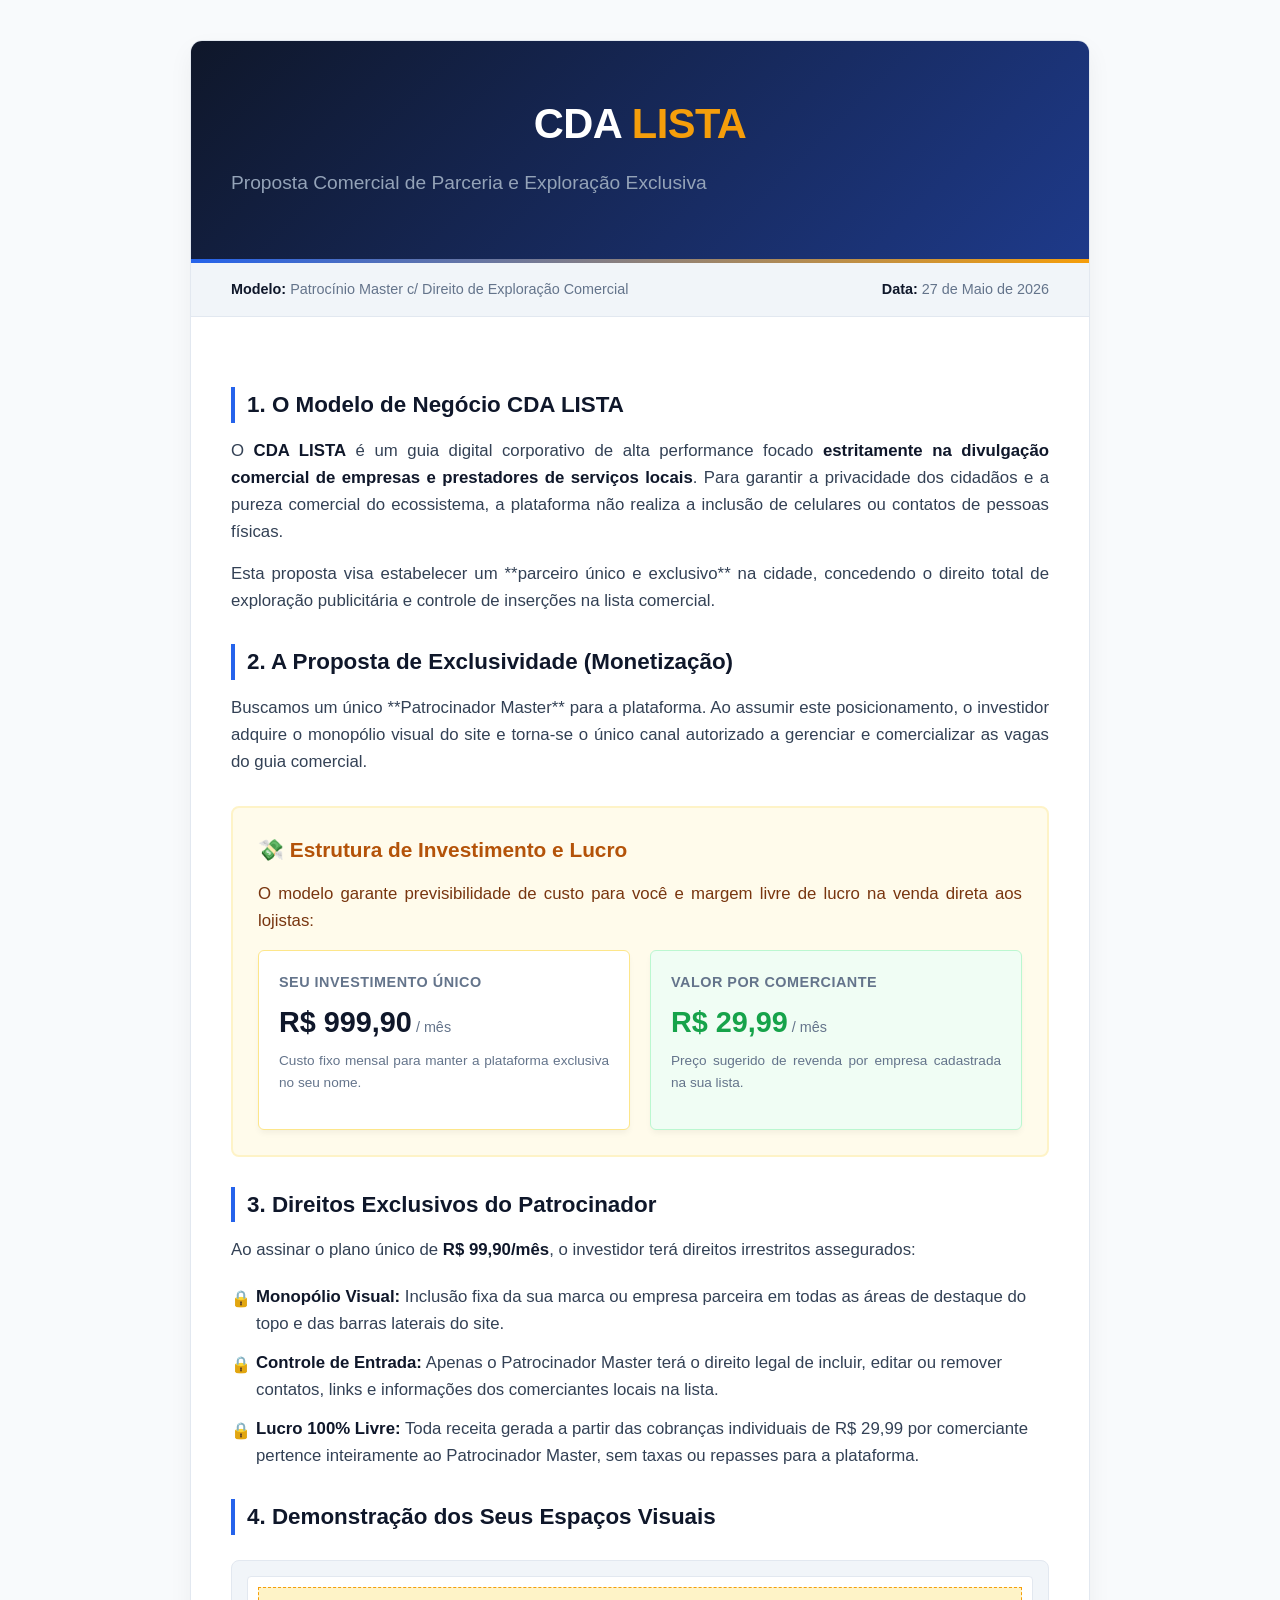
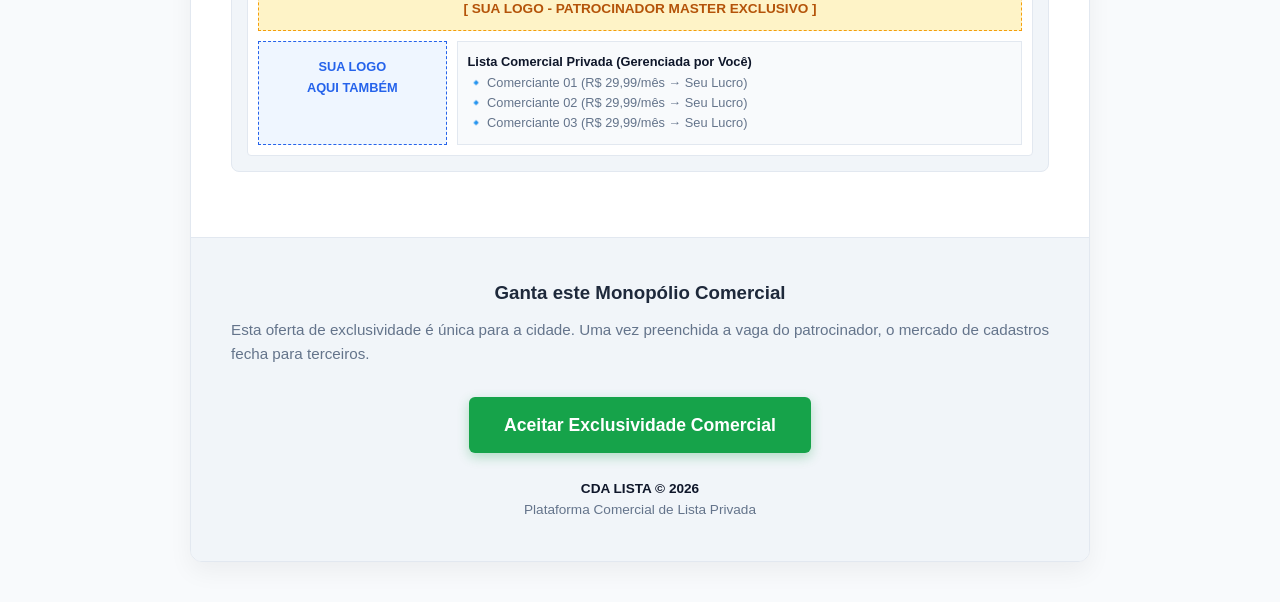
<file: comercial.html>
<!DOCTYPE html>
<html lang="pt-BR">
<head>
    <meta charset="UTF-8">
    <meta name="viewport" content="width=device-width, initial-scale=1.0">
    <title>CDA LISTA - Proposta de Parceria Comercial Exclusiva</title>
    <style>
        :root {
            --primary-color: #0f172a; /* Slate 900 */
            --secondary-color: #2563eb; /* Blue 600 */
            --accent-color: #f59e0b; /* Amber 500 */
            --text-dark: #1e293b; /* Slate 800 */
            --text-light: #64748b; /* Slate 500 */
            --bg-light: #f8fafc; /* Slate 50 */
            --white: #ffffff;
            --border-color: #e2e8f0; /* Slate 200 */
            --green-success: #16a34a;
        }

        * {
            box-sizing: border-box;
            margin: 0;
            padding: 0;
        }

        body {
            font-family: 'Segoe UI', Tahoma, Geneva, Verdana, sans-serif;
            background-color: var(--bg-light);
            color: var(--text-dark);
            line-height: 1.6;
            padding: 40px 20px;
        }

        .container {
            max-width: 900px;
            margin: 0 auto;
            background: var(--white);
            border-radius: 12px;
            box-shadow: 0 10px 25px rgba(0,0,0,0.05);
            overflow: hidden;
            border: 1px solid var(--border-color);
        }

        /* Header */
        .header-banner {
            background: linear-gradient(135deg, var(--primary-color) 0%, #1e3a8a 100%);
            color: var(--white);
            padding: 50px 40px;
            text-align: center;
            position: relative;
        }

        .header-banner::after {
            content: '';
            position: absolute;
            bottom: 0;
            left: 0;
            right: 0;
            height: 4px;
            background: linear-gradient(90deg, var(--secondary-color), var(--accent-color));
        }

        .header-banner h1 {
            font-size: 2.6rem;
            font-weight: 800;
            letter-spacing: -0.5px;
            margin-bottom: 10px;
        }

        .header-banner h1 span {
            color: var(--accent-color);
        }

        .header-banner p {
            font-size: 1.2rem;
            color: #94a3b8;
            font-weight: 400;
        }

        .meta-info {
            display: flex;
            justify-content: space-between;
            background: #f1f5f9;
            padding: 15px 40px;
            border-bottom: 1px solid var(--border-color);
            font-size: 0.9rem;
            color: var(--text-light);
        }

        .content {
            padding: 40px;
        }

        h2 {
            font-size: 1.4rem;
            color: var(--primary-color);
            margin-top: 30px;
            margin-bottom: 15px;
            padding-left: 12px;
            border-left: 4px solid var(--secondary-color);
        }

        p {
            margin-bottom: 15px;
            color: #334155;
            font-size: 1.05rem;
            text-align: justify;
        }

        strong {
            color: var(--primary-color);
        }

        /* Box de Destaque Comercial do Investidor */
        .deal-box {
            background: #fffbeb;
            border: 2px solid #fef3c7;
            border-radius: 8px;
            padding: 25px;
            margin: 30px 0;
        }

        .deal-title {
            font-size: 1.3rem;
            color: #b45309;
            font-weight: bold;
            margin-bottom: 15px;
            display: flex;
            align-items: center;
            gap: 10px;
        }

        .deal-grid {
            display: flex;
            gap: 20px;
            margin-top: 15px;
        }

        .deal-card {
            flex: 1;
            background: var(--white);
            border: 1px solid #fde68a;
            padding: 20px;
            border-radius: 6px;
            box-shadow: 0 4px 6px -1px rgba(0, 0, 0, 0.05);
        }

        .deal-card h4 {
            font-size: 0.9rem;
            text-transform: uppercase;
            color: var(--text-light);
            margin-bottom: 5px;
            letter-spacing: 0.5px;
        }

        .deal-card .price {
            font-size: 1.8rem;
            font-weight: 800;
            color: var(--primary-color);
        }

        .deal-card .price span {
            font-size: 0.9rem;
            font-weight: normal;
            color: var(--text-light);
        }

        /* Lista de Direitos Exclusivos */
        .rights-list {
            list-style: none;
            margin: 20px 0;
        }

        .rights-list li {
            margin-bottom: 12px;
            padding-left: 25px;
            position: relative;
            font-size: 1.05rem;
            color: #334155;
        }

        .rights-list li::before {
            content: "🔒";
            position: absolute;
            left: 0;
            top: 2px;
            font-size: 1rem;
        }

        /* Layout Preview Simples */
        .layout-preview {
            background: #f1f5f9;
            border: 1px solid var(--border-color);
            border-radius: 8px;
            padding: 15px;
            margin: 25px 0;
        }

        .mock-site {
            background: var(--white);
            border: 1px solid var(--border-color);
            border-radius: 4px;
            padding: 10px;
        }

        .mock-top {
            background: #fef3c7;
            border: 1px dashed var(--accent-color);
            color: #b45309;
            padding: 10px;
            text-align: center;
            font-weight: bold;
            font-size: 0.85rem;
            margin-bottom: 10px;
        }

        .mock-body {
            display: flex;
            gap: 10px;
        }

        .mock-side {
            width: 25%;
            background: #eff6ff;
            border: 1px dashed var(--secondary-color);
            color: var(--secondary-color);
            padding: 15px 5px;
            text-align: center;
            font-weight: bold;
            font-size: 0.8rem;
        }

        .mock-main {
            width: 75%;
            background: #f8fafc;
            border: 1px solid var(--border-color);
            padding: 10px;
            font-size: 0.8rem;
            color: var(--text-light);
        }

        /* CTA */
        .footer-cta {
            background: #f1f5f9;
            padding: 40px;
            text-align: center;
            border-top: 1px solid var(--border-color);
        }

        .btn-whatsapp {
            display: inline-block;
            background: var(--green-success);
            color: var(--white);
            text-decoration: none;
            padding: 14px 35px;
            font-weight: bold;
            border-radius: 6px;
            margin-top: 15px;
            box-shadow: 0 4px 12px rgba(22, 163, 74, 0.3);
            font-size: 1.1rem;
        }

        .footer-info {
            margin-top: 25px;
            font-size: 0.85rem;
            color: var(--text-light);
        }
    </style>
</head>
<body>

<div class="container">
    <div class="header-banner">
        <h1>CDA <span>LISTA</span></h1>
        <p>Proposta Comercial de Parceria e Exploração Exclusiva</p>
    </div>

    <div class="meta-info">
        <div><strong>Modelo:</strong> Patrocínio Master c/ Direito de Exploração Comercial</div>
        <div><strong>Data:</strong> 27 de Maio de 2026</div>
    </div>

    <div class="content">
        <h2>1. O Modelo de Negócio CDA LISTA</h2>
        <p>O <strong>CDA LISTA</strong> é um guia digital corporativo de alta performance focado <strong>estritamente na divulgação comercial de empresas e prestadores de serviços locais</strong>. Para garantir a privacidade dos cidadãos e a pureza comercial do ecossistema, a plataforma não realiza a inclusão de celulares ou contatos de pessoas físicas.</p>
        <p>Esta proposta visa estabelecer um **parceiro único e exclusivo** na cidade, concedendo o direito total de exploração publicitária e controle de inserções na lista comercial.</p>

        <h2>2. A Proposta de Exclusividade (Monetização)</h2>
        <p>Buscamos um único **Patrocinador Master** para a plataforma. Ao assumir este posicionamento, o investidor adquire o monopólio visual do site e torna-se o único canal autorizado a gerenciar e comercializar as vagas do guia comercial.</p>

        <!-- Box de Valores Comerciais -->
        <div class="deal-box">
            <div class="deal-title">💸 Estrutura de Investimento e Lucro</div>
            <p style="margin-bottom: 15px; color: #78350f;">O modelo garante previsibilidade de custo para você e margem livre de lucro na venda direta aos lojistas:</p>
            
            <div class="deal-grid">
                <div class="deal-card">
                    <h4>Seu Investimento Único</h4>
                    <div class="price">R$ 999,90<span> / mês</span></div>
                    <p style="font-size: 0.85rem; margin-top: 5px; color: var(--text-light);">Custo fixo mensal para manter a plataforma exclusiva no seu nome.</p>
                </div>
                <div class="deal-card" style="border-color: #bbf7d0; background: #f0fdf4;">
                    <h4>Valor por Comerciante</h4>
                    <div class="price" style="color: var(--green-success);">R$ 29,99<span> / mês</span></div>
                    <p style="font-size: 0.85rem; margin-top: 5px; color: var(--text-light);">Preço sugerido de revenda por empresa cadastrada na sua lista.</p>
                </div>
            </div>
        </div>

        <h2>3. Direitos Exclusivos do Patrocinador</h2>
        <p>Ao assinar o plano único de <strong>R$ 99,90/mês</strong>, o investidor terá direitos irrestritos assegurados:</p>
        <ul class="rights-list">
            <li><strong>Monopólio Visual:</strong> Inclusão fixa da sua marca ou empresa parceira em todas as áreas de destaque do topo e das barras laterais do site.</li>
            <li><strong>Controle de Entrada:</strong> Apenas o Patrocinador Master terá o direito legal de incluir, editar ou remover contatos, links e informações dos comerciantes locais na lista.</li>
            <li><strong>Lucro 100% Livre:</strong> Toda receita gerada a partir das cobranças individuais de R$ 29,99 por comerciante pertence inteiramente ao Patrocinador Master, sem taxas ou repasses para a plataforma.</li>
        </ul>

        <h2>4. Demonstração dos Seus Espaços Visuais</h2>
        <div class="layout-preview">
            <div class="mock-site">
                <!-- Banner de Topo -->
                <div class="mock-top">
                    [ SUA LOGO - PATROCINADOR MASTER EXCLUSIVO ]
                </div>
                
                <div class="mock-body">
                    <!-- Banner Lateral -->
                    <div class="mock-side">
                        SUA LOGO<br>AQUI TAMBÉM
                    </div>
                    
                    <!-- Lista de Empresas -->
                    <div class="mock-main">
                        <strong>Lista Comercial Privada (Gerenciada por Você)</strong><br>
                        🔹 Comerciante 01 (R$ 29,99/mês &rarr; Seu Lucro)<br>
                        🔹 Comerciante 02 (R$ 29,99/mês &rarr; Seu Lucro)<br>
                        🔹 Comerciante 03 (R$ 29,99/mês &rarr; Seu Lucro)
                    </div>
                </div>
            </div>
        </div>

    </div>

    <!-- Footer / CTA -->
    <div class="footer-cta">
        <h3>Ganta este Monopólio Comercial</h3>
        <p style="margin-top: 10px; font-size: 0.95rem; color: var(--text-light);">Esta oferta de exclusividade é única para a cidade. Uma vez preenchida a vaga do patrocinador, o mercado de cadastros fecha para terceiros.</p>
        
        <a href="#" class="btn-whatsapp">Aceitar Exclusividade Comercial</a>

        <div class="footer-info">
            <strong>CDA LISTA &copy; 2026</strong><br>
            Plataforma Comercial de Lista Privada
        </div>
    </div>
</div>

</body>
</html>
</file>
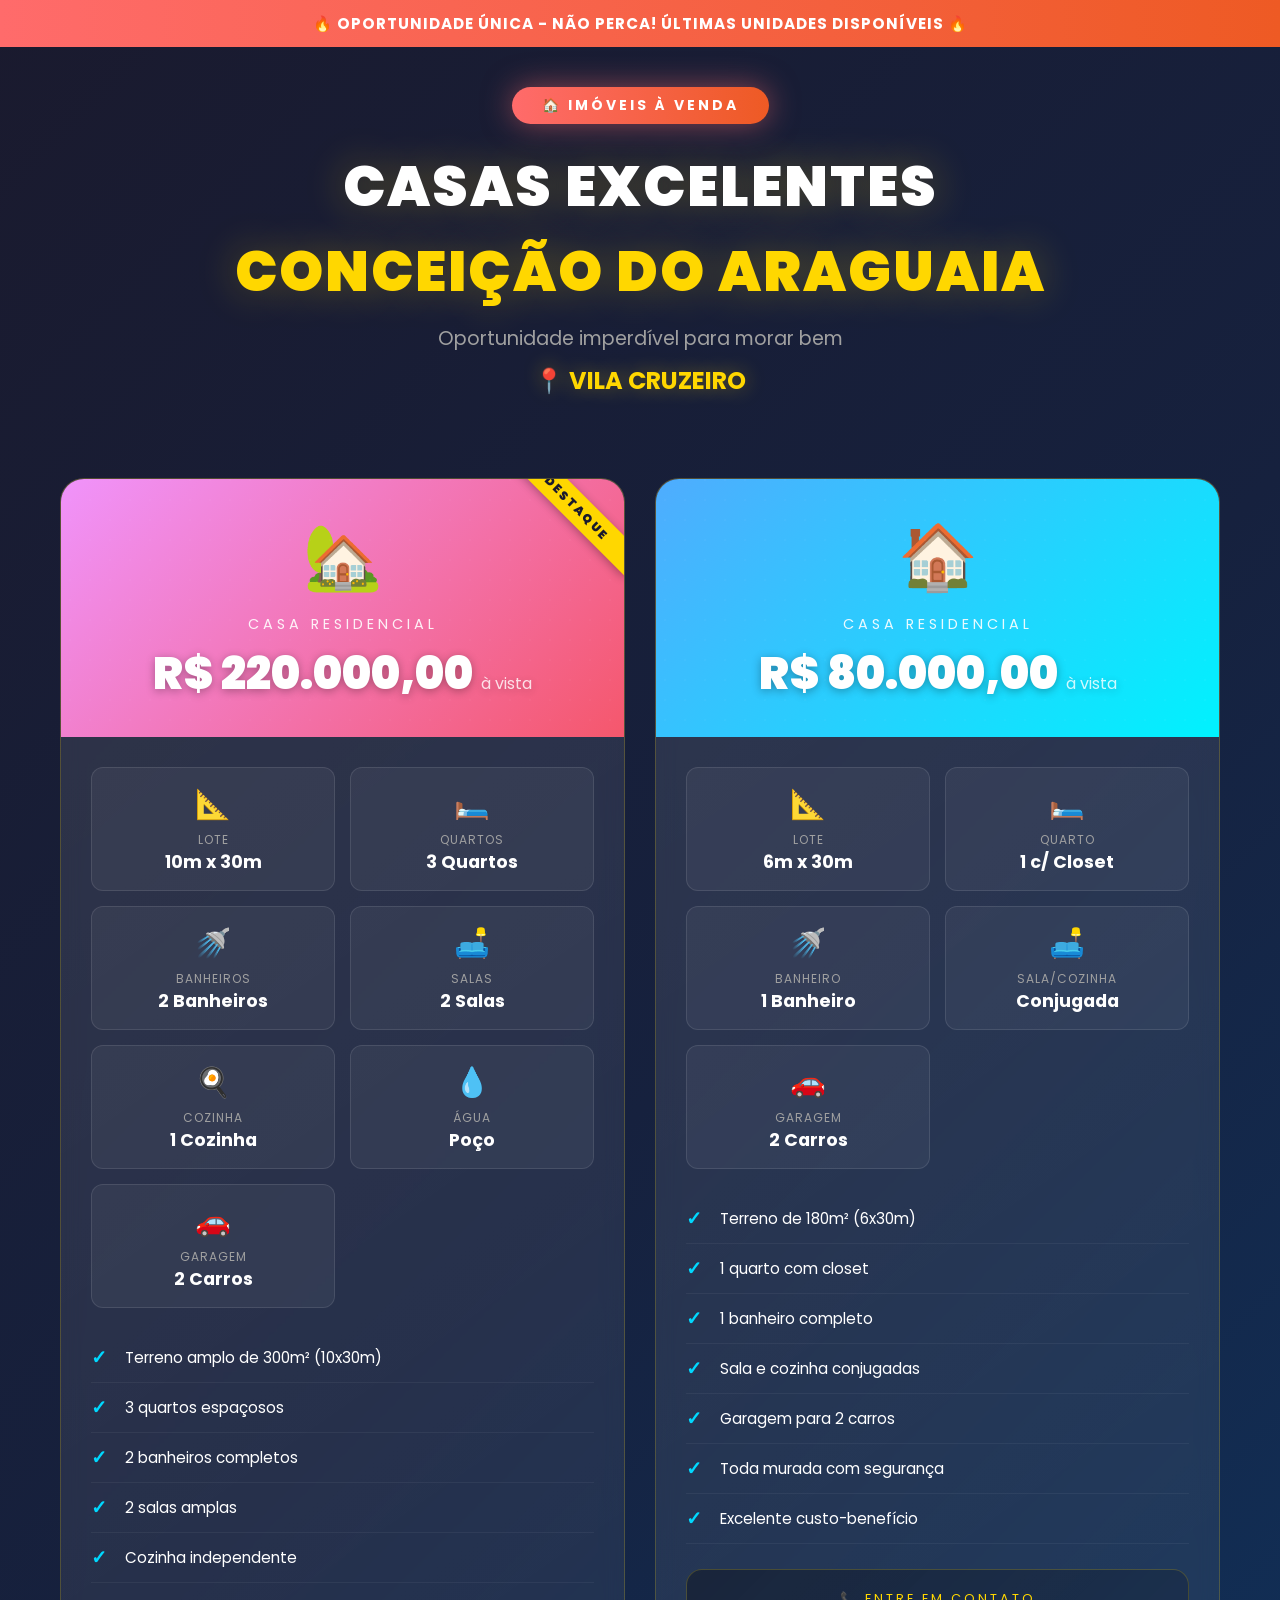
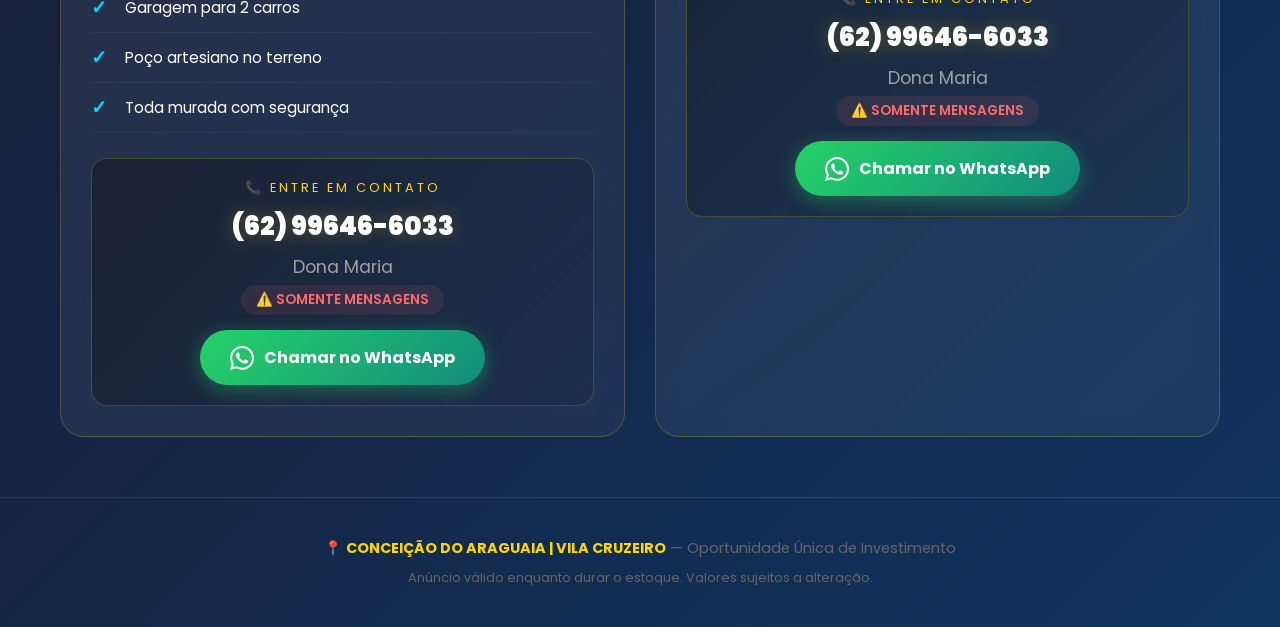
<file: venda-casas.html>
<!DOCTYPE html>
<html lang="pt-BR">
<head>
    <meta charset="UTF-8">
    <meta name="viewport" content="width=device-width, initial-scale=1.0">
    <title>🏡 VENDA DE CASAS | CONCEIÇÃO DO ARAGUAIA - VILA CRUZEIRO</title>
    <link href="https://fonts.googleapis.com/css2?family=Poppins:wght@300;400;600;700;900&display=swap" rel="stylesheet">
    <style>
        * {
            margin: 0;
            padding: 0;
            box-sizing: border-box;
        }

        body {
            font-family: 'Poppins', sans-serif;
            background: linear-gradient(135deg, #1a1a2e 0%, #16213e 50%, #0f3460 100%);
            min-height: 100vh;
            color: #fff;
            overflow-x: hidden;
        }

        /* Partículas animadas de fundo */
        .particles {
            position: fixed;
            top: 0;
            left: 0;
            width: 100%;
            height: 100%;
            pointer-events: none;
            z-index: 0;
            overflow: hidden;
        }

        .particle {
            position: absolute;
            width: 6px;
            height: 6px;
            background: rgba(255, 215, 0, 0.4);
            border-radius: 50%;
            animation: float 15s infinite;
        }

        @keyframes float {
            0%, 100% { transform: translateY(100vh) rotate(0deg); opacity: 0; }
            10% { opacity: 1; }
            90% { opacity: 1; }
            100% { transform: translateY(-100vh) rotate(720deg); opacity: 0; }
        }

        /* Header */
        .header {
            text-align: center;
            padding: 40px 20px 20px;
            position: relative;
            z-index: 1;
        }

        .header-badge {
            display: inline-block;
            background: linear-gradient(90deg, #ff6b6b, #ee5a24);
            color: #fff;
            padding: 8px 30px;
            border-radius: 50px;
            font-size: 14px;
            font-weight: 700;
            text-transform: uppercase;
            letter-spacing: 3px;
            animation: pulse 2s infinite;
            margin-bottom: 20px;
            box-shadow: 0 0 30px rgba(255, 107, 107, 0.5);
        }

        @keyframes pulse {
            0%, 100% { transform: scale(1); }
            50% { transform: scale(1.05); }
        }

        .header h1 {
            font-size: clamp(2rem, 5vw, 3.5rem);
            font-weight: 900;
            text-transform: uppercase;
            letter-spacing: 2px;
            margin-bottom: 10px;
            text-shadow: 0 0 40px rgba(255, 215, 0, 0.3);
        }

        .header h1 span {
            color: #ffd700;
            display: block;
        }

        .header-subtitle {
            font-size: 1.2rem;
            color: #a0a0a0;
            margin-bottom: 10px;
        }

        .header-location {
            font-size: 1.5rem;
            color: #ffd700;
            font-weight: 700;
            text-shadow: 0 0 20px rgba(255, 215, 0, 0.4);
        }

        /* Container principal */
        .container {
            max-width: 1200px;
            margin: 0 auto;
            padding: 20px;
            position: relative;
            z-index: 1;
        }

        /* Grid de cards */
        .cards-grid {
            display: grid;
            grid-template-columns: repeat(auto-fit, minmax(350px, 1fr));
            gap: 30px;
            margin-top: 40px;
        }

        /* Card de imóvel */
        .property-card {
            background: linear-gradient(145deg, rgba(255,255,255,0.1), rgba(255,255,255,0.05));
            border: 1px solid rgba(255, 215, 0, 0.2);
            border-radius: 24px;
            padding: 0;
            overflow: hidden;
            transition: all 0.4s ease;
            position: relative;
            backdrop-filter: blur(10px);
        }

        .property-card:hover {
            transform: translateY(-10px) scale(1.02);
            box-shadow: 0 30px 60px rgba(0, 0, 0, 0.4), 0 0 60px rgba(255, 215, 0, 0.15);
            border-color: rgba(255, 215, 0, 0.5);
        }

        .card-header {
            background: linear-gradient(135deg, #667eea 0%, #764ba2 100%);
            padding: 30px;
            text-align: center;
            position: relative;
            overflow: hidden;
        }

        .card-header::before {
            content: '';
            position: absolute;
            top: -50%;
            left: -50%;
            width: 200%;
            height: 200%;
            background: radial-gradient(circle, rgba(255,255,255,0.1) 1px, transparent 1px);
            background-size: 20px 20px;
            opacity: 0.3;
        }

        .card-header.premium {
            background: linear-gradient(135deg, #f093fb 0%, #f5576c 100%);
        }

        .card-header.standard {
            background: linear-gradient(135deg, #4facfe 0%, #00f2fe 100%);
        }

        .property-icon {
            font-size: 4rem;
            margin-bottom: 10px;
            display: block;
        }

        .property-type {
            font-size: 0.9rem;
            text-transform: uppercase;
            letter-spacing: 4px;
            opacity: 0.9;
            margin-bottom: 5px;
        }

        .property-price {
            font-size: clamp(2rem, 4vw, 2.8rem);
            font-weight: 900;
            color: #fff;
            text-shadow: 0 2px 10px rgba(0,0,0,0.3);
        }

        .property-price small {
            font-size: 1rem;
            font-weight: 400;
            opacity: 0.8;
        }

        /* Badge de destaque */
        .featured-badge {
            position: absolute;
            top: 15px;
            right: -35px;
            background: #ffd700;
            color: #1a1a2e;
            padding: 5px 40px;
            font-size: 0.75rem;
            font-weight: 900;
            text-transform: uppercase;
            letter-spacing: 2px;
            transform: rotate(45deg);
            box-shadow: 0 2px 10px rgba(0,0,0,0.3);
            z-index: 2;
        }

        /* Conteúdo do card */
        .card-body {
            padding: 30px;
        }

        .specs-grid {
            display: grid;
            grid-template-columns: 1fr 1fr;
            gap: 15px;
            margin-bottom: 25px;
        }

        .spec-item {
            background: rgba(255,255,255,0.05);
            border-radius: 12px;
            padding: 15px;
            text-align: center;
            border: 1px solid rgba(255,255,255,0.1);
            transition: all 0.3s ease;
        }

        .spec-item:hover {
            background: rgba(255,215,0,0.1);
            border-color: rgba(255,215,0,0.3);
            transform: scale(1.05);
        }

        .spec-icon {
            font-size: 1.8rem;
            margin-bottom: 5px;
            display: block;
        }

        .spec-label {
            font-size: 0.75rem;
            color: #a0a0a0;
            text-transform: uppercase;
            letter-spacing: 1px;
        }

        .spec-value {
            font-size: 1.1rem;
            font-weight: 700;
            color: #fff;
        }

        /* Lista de features */
        .features-list {
            list-style: none;
            margin-bottom: 25px;
        }

        .features-list li {
            padding: 10px 0;
            border-bottom: 1px solid rgba(255,255,255,0.05);
            display: flex;
            align-items: center;
            gap: 10px;
            font-size: 0.95rem;
        }

        .features-list li::before {
            content: '✓';
            color: #00d9ff;
            font-weight: 900;
            font-size: 1.2rem;
            min-width: 24px;
        }

        /* Botão de contato */
        .contact-section {
            background: linear-gradient(135deg, rgba(0,0,0,0.3), rgba(0,0,0,0.1));
            border-radius: 16px;
            padding: 20px;
            text-align: center;
            border: 1px solid rgba(255,215,0,0.2);
        }

        .contact-label {
            font-size: 0.8rem;
            text-transform: uppercase;
            letter-spacing: 3px;
            color: #ffd700;
            margin-bottom: 10px;
        }

        .contact-phone {
            font-size: 1.6rem;
            font-weight: 900;
            color: #fff;
            text-decoration: none;
            display: inline-block;
            margin-bottom: 8px;
            transition: all 0.3s ease;
            text-shadow: 0 0 20px rgba(255,215,0,0.3);
        }

        .contact-phone:hover {
            color: #ffd700;
            transform: scale(1.1);
        }

        .contact-name {
            font-size: 1.1rem;
            color: #a0a0a0;
            margin-bottom: 5px;
        }

        .contact-note {
            font-size: 0.85rem;
            color: #ff6b6b;
            font-weight: 600;
            background: rgba(255,107,107,0.1);
            padding: 5px 15px;
            border-radius: 20px;
            display: inline-block;
        }

        /* Botão WhatsApp */
        .whatsapp-btn {
            display: inline-flex;
            align-items: center;
            gap: 10px;
            background: linear-gradient(135deg, #25d366, #128c7e);
            color: #fff;
            text-decoration: none;
            padding: 15px 30px;
            border-radius: 50px;
            font-weight: 700;
            font-size: 1rem;
            margin-top: 15px;
            transition: all 0.3s ease;
            box-shadow: 0 5px 20px rgba(37, 211, 102, 0.4);
            border: none;
            cursor: pointer;
        }

        .whatsapp-btn:hover {
            transform: translateY(-3px);
            box-shadow: 0 10px 30px rgba(37, 211, 102, 0.6);
        }

        .whatsapp-btn svg {
            width: 24px;
            height: 24px;
            fill: currentColor;
        }

        /* Footer */
        .footer {
            text-align: center;
            padding: 40px 20px;
            margin-top: 40px;
            border-top: 1px solid rgba(255,255,255,0.1);
            position: relative;
            z-index: 1;
        }

        .footer-text {
            font-size: 0.9rem;
            color: #666;
        }

        .footer-highlight {
            color: #ffd700;
            font-weight: 700;
        }

        /* Animações de entrada */
        @keyframes fadeInUp {
            from {
                opacity: 0;
                transform: translateY(40px);
            }
            to {
                opacity: 1;
                transform: translateY(0);
            }
        }

        .animate-in {
            animation: fadeInUp 0.8s ease forwards;
        }

        .delay-1 { animation-delay: 0.2s; opacity: 0; }
        .delay-2 { animation-delay: 0.4s; opacity: 0; }
        .delay-3 { animation-delay: 0.6s; opacity: 0; }

        /* Responsivo */
        @media (max-width: 768px) {
            .cards-grid {
                grid-template-columns: 1fr;
            }

            .specs-grid {
                grid-template-columns: 1fr 1fr;
            }

            .header h1 {
                font-size: 1.8rem;
            }
        }

        /* Barra de urgência */
        .urgency-bar {
            background: linear-gradient(90deg, #ff6b6b, #ee5a24);
            color: #fff;
            text-align: center;
            padding: 12px;
            font-weight: 700;
            font-size: 0.95rem;
            letter-spacing: 1px;
            position: relative;
            z-index: 1;
            animation: shimmer 2s infinite;
        }

        @keyframes shimmer {
            0% { background-position: -200% center; }
            100% { background-position: 200% center; }
        }
    </style>
</head>
<body>
    <!-- Partículas de fundo -->
    <div class="particles" id="particles"></div>

    <!-- Barra de urgência -->
    <div class="urgency-bar">
        🔥 OPORTUNIDADE ÚNICA - NÃO PERCA! ÚLTIMAS UNIDADES DISPONÍVEIS 🔥
    </div>

    <!-- Header -->
    <header class="header">
        <div class="header-badge animate-in">🏠 Imóveis à Venda</div>
        <h1 class="animate-in delay-1">
            CASAS EXCELENTES
            <span>CONCEIÇÃO DO ARAGUAIA</span>
        </h1>
        <p class="header-subtitle animate-in delay-2">Oportunidade imperdível para morar bem</p>
        <p class="header-location animate-in delay-2">📍 VILA CRUZEIRO</p>
    </header>

    <!-- Container -->
    <div class="container">
        <div class="cards-grid">

            <!-- Casa 1 - Premium -->
            <div class="property-card animate-in delay-2">
                <div class="featured-badge">Destaque</div>
                <div class="card-header premium">
                    <span class="property-icon">🏡</span>
                    <div class="property-type">Casa Residencial</div>
                    <div class="property-price">
                        R$ 220.000,00
                        <small>à vista</small>
                    </div>
                </div>
                <div class="card-body">
                    <div class="specs-grid">
                        <div class="spec-item">
                            <span class="spec-icon">📐</span>
                            <div class="spec-label">Lote</div>
                            <div class="spec-value">10m x 30m</div>
                        </div>
                        <div class="spec-item">
                            <span class="spec-icon">🛏️</span>
                            <div class="spec-label">Quartos</div>
                            <div class="spec-value">3 Quartos</div>
                        </div>
                        <div class="spec-item">
                            <span class="spec-icon">🚿</span>
                            <div class="spec-label">Banheiros</div>
                            <div class="spec-value">2 Banheiros</div>
                        </div>
                        <div class="spec-item">
                            <span class="spec-icon">🛋️</span>
                            <div class="spec-label">Salas</div>
                            <div class="spec-value">2 Salas</div>
                        </div>
                        <div class="spec-item">
                            <span class="spec-icon">🍳</span>
                            <div class="spec-label">Cozinha</div>
                            <div class="spec-value">1 Cozinha</div>
                        </div>
                         <div class="spec-item">
                            <span class="spec-icon">💧</span>
                            <div class="spec-label">Água</div>
                            <div class="spec-value">Poço</div>
                        </div>
                        <div class="spec-item">
                            <span class="spec-icon">🚗</span>
                            <div class="spec-label">Garagem</div>
                            <div class="spec-value">2 Carros</div>
                        </div>
                    </div>

                    <ul class="features-list">
                        <li>Terreno amplo de 300m² (10x30m)</li>
                        <li>3 quartos espaçosos</li>
                        <li>2 banheiros completos</li>
                        <li>2 salas amplas</li>
                        <li>Cozinha independente</li>
                        <li>Garagem para 2 carros</li>
                        <li>Poço artesiano no terreno</li>
                        <li>Toda murada com segurança</li>
                    </ul>

                    <div class="contact-section">
                        <div class="contact-label">📞 Entre em Contato</div>
                        <a href="tel:+5562996466033" class="contact-phone">(62) 99646-6033</a>
                        <div class="contact-name">Dona Maria</div>
                        <div class="contact-note">⚠️ SOMENTE MENSAGENS</div>
                        <a href="https://wa.me/5562996466033?text=Olá%20Dona%20Maria!%20Tenho%20interesse%20na%20casa%20de%20R$%20220.000%20na%20Vila%20Cruzeiro" 
                           class="whatsapp-btn" target="_blank">
                            <svg viewBox="0 0 24 24"><path d="M17.472 14.382c-.297-.149-1.758-.867-2.03-.967-.273-.099-.471-.148-.67.15-.197.297-.767.966-.94 1.164-.173.199-.347.223-.644.075-.297-.15-1.255-.463-2.39-1.475-.883-.788-1.48-1.761-1.653-2.059-.173-.297-.018-.458.13-.606.134-.133.298-.347.446-.52.149-.174.198-.298.298-.497.099-.198.05-.371-.025-.52-.075-.149-.669-1.612-.916-2.207-.242-.579-.487-.5-.669-.51-.173-.008-.371-.01-.57-.01-.198 0-.52.074-.792.372-.272.297-1.04 1.016-1.04 2.479 0 1.462 1.065 2.875 1.213 3.074.149.198 2.096 3.2 5.077 4.487.709.306 1.262.489 1.694.625.712.227 1.36.195 1.871.118.571-.085 1.758-.719 2.006-1.413.248-.694.248-1.289.173-1.413-.074-.124-.272-.198-.57-.347m-5.421 7.403h-.004a9.87 9.87 0 01-5.031-1.378l-.361-.214-3.741.982.998-3.648-.235-.374a9.86 9.86 0 01-1.51-5.26c.001-5.45 4.436-9.884 9.888-9.884 2.64 0 5.122 1.03 6.988 2.898a9.825 9.825 0 012.893 6.994c-.003 5.45-4.437 9.884-9.885 9.884m8.413-18.297A11.815 11.815 0 0012.05 0C5.495 0 .16 5.335.157 11.892c0 2.096.547 4.142 1.588 5.945L.057 24l6.305-1.654a11.882 11.882 0 005.683 1.448h.005c6.554 0 11.89-5.335 11.893-11.893a11.821 11.821 0 00-3.48-8.413z"/></svg>
                            Chamar no WhatsApp
                        </a>
                    </div>
                </div>
            </div>

            <!-- Casa 2 - Econômica -->
            <div class="property-card animate-in delay-3">
                <div class="card-header standard">
                    <span class="property-icon">🏠</span>
                    <div class="property-type">Casa Residencial</div>
                    <div class="property-price">
                        R$ 80.000,00
                        <small>à vista</small>
                    </div>
                </div>
                <div class="card-body">
                    <div class="specs-grid">
                        <div class="spec-item">
                            <span class="spec-icon">📐</span>
                            <div class="spec-label">Lote</div>
                            <div class="spec-value">6m x 30m</div>
                        </div>
                        <div class="spec-item">
                            <span class="spec-icon">🛏️</span>
                            <div class="spec-label">Quarto</div>
                            <div class="spec-value">1 c/ Closet</div>
                        </div>
                        <div class="spec-item">
                            <span class="spec-icon">🚿</span>
                            <div class="spec-label">Banheiro</div>
                            <div class="spec-value">1 Banheiro</div>
                        </div>
                        <div class="spec-item">
                            <span class="spec-icon">🛋️</span>
                            <div class="spec-label">Sala/Cozinha</div>
                            <div class="spec-value">Conjugada</div>
                        </div>
                        <div class="spec-item">
                            <span class="spec-icon">🚗</span>
                            <div class="spec-label">Garagem</div>
                            <div class="spec-value">2 Carros</div>
                        </div>
                       
                    </div>

                    <ul class="features-list">
                        <li>Terreno de 180m² (6x30m)</li>
                        <li>1 quarto com closet</li>
                        <li>1 banheiro completo</li>
                        <li>Sala e cozinha conjugadas</li>
                        <li>Garagem para 2 carros</li>
                        
                        <li>Toda murada com segurança</li>
                        <li>Excelente custo-benefício</li>
                    </ul>

                    <div class="contact-section">
                        <div class="contact-label">📞 Entre em Contato</div>
                        <a href="tel:+5562996466033" class="contact-phone">(62) 99646-6033</a>
                        <div class="contact-name">Dona Maria</div>
                        <div class="contact-note">⚠️ SOMENTE MENSAGENS</div>
                        <a href="https://wa.me/5562996466033?text=Olá%20Dona%20Maria!%20Tenho%20interesse%20na%20casa%20de%20R$%2080.000%20na%20Vila%20Cruzeiro" 
                           class="whatsapp-btn" target="_blank">
                            <svg viewBox="0 0 24 24"><path d="M17.472 14.382c-.297-.149-1.758-.867-2.03-.967-.273-.099-.471-.148-.67.15-.197.297-.767.966-.94 1.164-.173.199-.347.223-.644.075-.297-.15-1.255-.463-2.39-1.475-.883-.788-1.48-1.761-1.653-2.059-.173-.297-.018-.458.13-.606.134-.133.298-.347.446-.52.149-.174.198-.298.298-.497.099-.198.05-.371-.025-.52-.075-.149-.669-1.612-.916-2.207-.242-.579-.487-.5-.669-.51-.173-.008-.371-.01-.57-.01-.198 0-.52.074-.792.372-.272.297-1.04 1.016-1.04 2.479 0 1.462 1.065 2.875 1.213 3.074.149.198 2.096 3.2 5.077 4.487.709.306 1.262.489 1.694.625.712.227 1.36.195 1.871.118.571-.085 1.758-.719 2.006-1.413.248-.694.248-1.289.173-1.413-.074-.124-.272-.198-.57-.347m-5.421 7.403h-.004a9.87 9.87 0 01-5.031-1.378l-.361-.214-3.741.982.998-3.648-.235-.374a9.86 9.86 0 01-1.51-5.26c.001-5.45 4.436-9.884 9.888-9.884 2.64 0 5.122 1.03 6.988 2.898a9.825 9.825 0 012.893 6.994c-.003 5.45-4.437 9.884-9.885 9.884m8.413-18.297A11.815 11.815 0 0012.05 0C5.495 0 .16 5.335.157 11.892c0 2.096.547 4.142 1.588 5.945L.057 24l6.305-1.654a11.882 11.882 0 005.683 1.448h.005c6.554 0 11.89-5.335 11.893-11.893a11.821 11.821 0 00-3.48-8.413z"/></svg>
                            Chamar no WhatsApp
                        </a>
                    </div>
                </div>
            </div>

        </div>
    </div>

    <!-- Footer -->
    <footer class="footer">
        <p class="footer-text">
            📍 <span class="footer-highlight">CONCEIÇÃO DO ARAGUAIA | VILA CRUZEIRO</span> — Oportunidade Única de Investimento
        </p>
        <p class="footer-text" style="margin-top: 10px; font-size: 0.8rem;">
            Anúncio válido enquanto durar o estoque. Valores sujeitos a alteração.
        </p>
    </footer>

    <script>
        // Gerar partículas de fundo
        const particlesContainer = document.getElementById('particles');
        for (let i = 0; i < 30; i++) {
            const particle = document.createElement('div');
            particle.className = 'particle';
            particle.style.left = Math.random() * 100 + '%';
            particle.style.animationDelay = Math.random() * 15 + 's';
            particle.style.animationDuration = (10 + Math.random() * 10) + 's';
            particle.style.width = (3 + Math.random() * 6) + 'px';
            particle.style.height = particle.style.width;
            particlesContainer.appendChild(particle);
        }

        // Animação de contagem regressiva simples para criar urgência
        const urgencyBar = document.querySelector('.urgency-bar');
        let urgencyTexts = [
            '🔥 OPORTUNIDADE ÚNICA - NÃO PERCA! ÚLTIMAS UNIDADES DISPONÍVEIS 🔥',
            '⚡ PREÇO IMBATÍVEL - MELHOR CUSTO-BENEFÍCIO DA REGIÃO ⚡',
            '💎 IMÓVEIS MURADOS COM POÇO - SEGURANÇA E CONFORTO GARANTIDOS 💎'
        ];
        let currentText = 0;

        setInterval(() => {
            currentText = (currentText + 1) % urgencyTexts.length;
            urgencyBar.style.opacity = '0';
            setTimeout(() => {
                urgencyBar.textContent = urgencyTexts[currentText];
                urgencyBar.style.opacity = '1';
            }, 300);
        }, 4000);
    </script>
</body>
</html>
</file>
